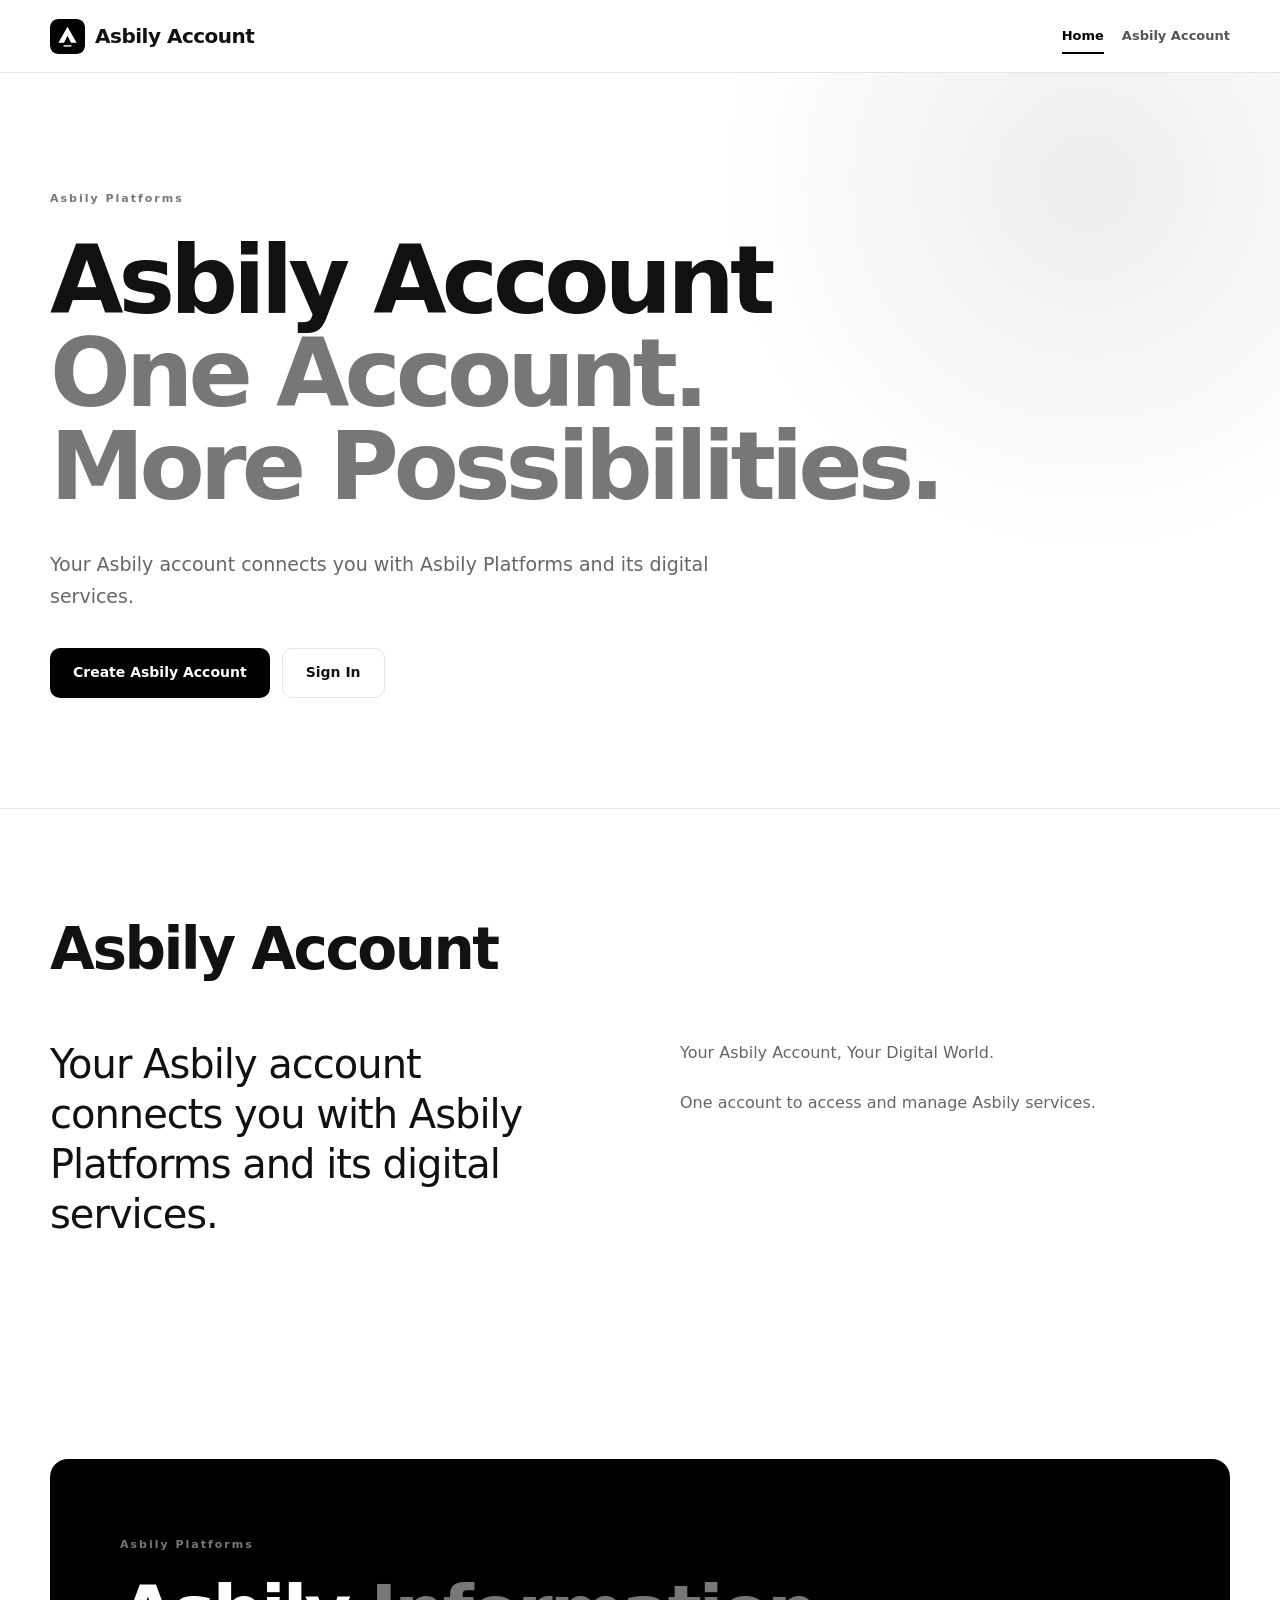
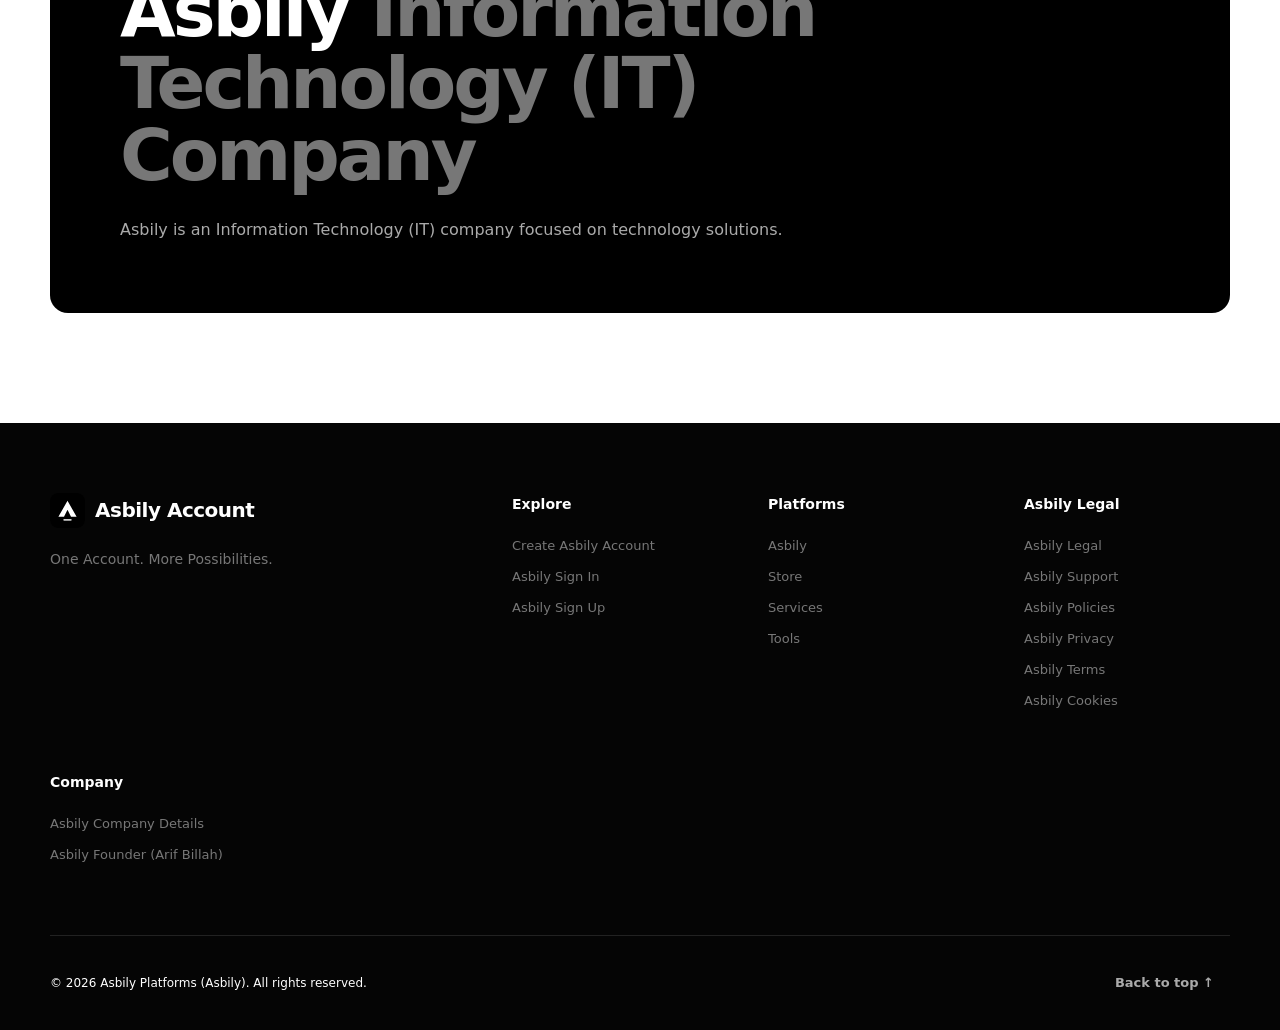
<file: index.html>
<!DOCTYPE html>
<html lang="en">
<head>
  <!-- Google tag (gtag.js) -->
  <script async src="https://www.googletagmanager.com/gtag/js?id=G-T9972RSGEB"></script>
  <script>
    window.dataLayer = window.dataLayer || [];
    function gtag(){dataLayer.push(arguments);}
    gtag('js', new Date());

    gtag('config', 'G-T9972RSGEB');
  </script>

  <meta charset="UTF-8">
  <meta name="viewport" content="width=device-width, initial-scale=1.0">

  <!-- Primary Page SEO -->
  <title>Asbily Account</title>
  <meta name="title" content="Asbily Account - Asbily Platforms">
  <meta
    name="description"
    content="Your Asbily account connects you with Asbily Platforms and its digital services."
  >
  <meta name="keywords" content="Arif Billah, Asbily Account, Asbily, Asbily Platforms, Technology, IT Company, Software, AI, Digital Platforms, Platforms, Digital Services, Technology Solutions, Business Solutions, Solutions">
  <meta name="author" content="Arif Billah">
  <meta name="creator" content="Arif Billah">
  <meta name="publisher" content="Asbily Platforms">
  <meta name="robots" content="index, follow, max-image-preview:large, max-snippet:-1, max-video-preview:-1">
  <link rel="canonical" href="https://account.asbily.com/">

  <!-- Favicon & Site Icons -->
  <link rel="icon" type="image/svg+xml" href="asbily.svg">
  <link rel="shortcut icon" type="image/svg+xml" href="asbily.svg">
  <link rel="apple-touch-icon" href="asbily.svg">

  <!-- Open Graph / Facebook -->
  <meta property="og:type" content="website">
  <meta property="og:site_name" content="Asbily Platforms">
  <meta property="og:url" content="https://account.asbily.com/">
  <meta property="og:title" content="Asbily Account - Asbily Platforms | Business Company">
  <meta
    property="og:description"
    content="Your Asbily account connects you with Asbily Platforms and its digital services."
  >
  <meta property="og:image" content="asbily.svg">
  <meta property="og:image:alt" content="Asbily Platforms Logo">
  <meta property="og:locale" content="en_US">

  <!-- Twitter / X Cards -->
  <meta name="twitter:card" content="summary_large_image">
  <meta name="twitter:site" content="@asbilyltd">
  <meta name="twitter:creator" content="@arifbillah">
  <meta name="twitter:url" content="https://account.asbily.com/">
  <meta name="twitter:title" content="Asbily Account - Asbily Platforms | Business Company">
  <meta
    name="twitter:description"
    content="Your Asbily account connects you with Asbily Platforms and its digital services."
  >
  <meta name="twitter:image" content="asbily.svg">

  <!-- Brand & Mobile Theme -->
  <meta name="theme-color" content="#000000">
  <meta name="application-name" content="Asbily Account">
  <meta name="apple-mobile-web-app-title" content="Asbily Account">

  <!-- Structured Data / JSON-LD for Google & SEO (CEO & Organization) -->
  <script type="application/ld+json">
  {
    "@context": "https://schema.org",
    "@graph": [
      {
        "@type": "Organization",
        "@id": "https://www.asbily.com/#organization",
        "name": "Asbily Platforms",
        "alternateName": ["Asbily", "Asbily IT", "Asbily Account"],
        "url": "https://www.asbily.com/",
        "logo": {
          "@type": "ImageObject",
          "url": "https://account.asbily.com/asbily.svg",
          "caption": "Asbily Platforms Logo"
        },
        "founder": {
          "@type": "Person",
          "@id": "https://account.asbily.com/#ceo",
          "name": "Arif Billah",
          "jobTitle": "CEO & Founder",
          "url": "https://www.asbily.com/company/founder/"
        },
        "description": "Your Asbily account connects you with Asbily Platforms and its digital services.",
        "foundingDate": "2026",
        "sameAs": [
          "https://www.asbily.com/",
          "https://account.asbily.com/",
          "https://store.asbily.com/",
          "https://services.asbily.com/",
          "https://tools.asbily.com/",
          "https://support.asbily.com/",
          "https://legal.asbily.com/",
          "https://cookies.asbily.com/",
          "https://policies.asbily.com/privacy",
          "https://policies.asbily.com/terms"
        ]
      },
      {
        "@type": "Person",
        "@id": "https://account.asbily.com/#ceo",
        "name": "Arif Billah",
        "jobTitle": "CEO & Founder",
        "worksFor": {
          "@id": "https://account.asbily.com/#organization"
        },
        "url": "https://www.asbily.com/company/founder/",
        "description": "Arif Billah is the CEO and Founder of Asbily Platforms, leading technology and software solutions."
      },
      {
        "@type": "WebSite",
        "@id": "https://account.asbily.com/#website",
        "url": "https://account.asbily.com/",
        "name": "Asbily Account",
        "publisher": {
          "@id": "https://account.asbily.com/#organization"
        }
      },
      {
        "@type": "WebPage",
        "@id": "https://account.asbily.com/#webpage",
        "url": "https://account.asbily.com/",
        "name": "Asbily Account - Asbily Platforms | Business Company",
        "isPartOf": {
          "@id": "https://account.asbily.com/#website"
        },
        "about": {
          "@id": "https://account.asbily.com/#organization"
        },
        "description": "Your Asbily account connects you with Asbily Platforms and its digital services."
      }
    ]
  }
  </script>

  <link rel="stylesheet" href="style.css">
</head>

<body id="top">

<!-- =====================================================
     HEADER
===================================================== -->

<header class="site-header" id="header">

  <div class="container nav-wrapper">

    <a
      class="logo"
      id="siteLogo"
      href="#top"
      aria-label="Asbily Account Home"
    >
      <img
        src="asbily.svg"
        alt="Asbily Platforms Logo"
        class="logo-img"
        width="35"
        height="35"
        loading="eager"
      >
      <span class="logo-text">Asbily Account</span>
    </a>


    <button
      class="menu-button"
      id="menuButton"
      type="button"
      aria-label="Open navigation"
      aria-expanded="false"
      aria-controls="navigation"
    >
      <span></span>
      <span></span>
      <span></span>
    </button>


    <nav
      class="navigation"
      id="navigation"
      aria-label="Main navigation"
    >

      <a href="#top" id="navHome">Home</a>
      <a href="#about" id="navAbout">Asbily Account</a>

    </nav>

  </div>

</header>


<main>

<!-- =====================================================
     HERO
===================================================== -->

<section class="hero">

  <div class="container hero-container">

    <div class="hero-label">
      Asbily Platforms
    </div>

    <h1>
      Asbily Account
      <span>One Account. More Possibilities.</span>
    </h1>

    <p class="hero-description">
      Your Asbily account connects you with Asbily Platforms and its digital services.
    </p>

    <div class="hero-actions">

      <a
        href="/signup/"
        class="button button-black"
      >
        Create Asbily Account
      </a>

      <a
        href="/signin/"
        class="button button-outline"
      >
        Sign In
      </a>

    </div>

  </div>

</section>


<!-- =====================================================
     Asbily Account
===================================================== -->

<section class="section" id="about">

  <div class="container">

    <div class="section-title">
      <h2>Asbily Account</h2>
    </div>


    <div class="two-column">

      <div>

        <p class="big-paragraph">
          Your Asbily account connects you with Asbily Platforms and its digital services.
        </p>

      </div>


      <div class="text-content">

        <p>
          Your Asbily Account, Your Digital World.
        </p>

        <p>
          One account to access and manage Asbily services.
        </p>

      </div>

    </div>

  </div>

</section>


<!-- =====================================================
     Asbily Platforms
===================================================== -->

<section class="section">

  <div class="container">

    <div class="global-box">

      <span class="small-label">
        Asbily Platforms
      </span>

      <h2>
        Asbily
        <span>Information Technology (IT) Company</span>
      </h2>

      <p>
        Asbily is an Information Technology (IT) company focused on technology solutions.
      </p>

    </div>

  </div>

</section>

</main>


<!-- =====================================================
     FOOTER
===================================================== -->

<footer class="footer">

  <div class="container footer-grid">

    <div class="footer-about">

      <a
        class="logo footer-logo"
        id="footerLogo"
        href="#top"
        aria-label="Asbily Account Home"
      >
        <img
          src="asbily.svg"
          alt="Asbily Platforms Logo"
          class="logo-img"
          width="35"
          height="35"
          loading="lazy"
        >
        <span class="logo-text">Asbily Account</span>
      </a>

      <p>
        One Account. More Possibilities.
      </p>

    </div>


    <div class="footer-column">

      <h4>Explore</h4>

      <a href="#top">Create Asbily Account</a>
      <a href="/signin/">Asbily Sign In</a>
      <a href="/signup/">Asbily Sign Up</a>

    </div>


    <div class="footer-column">

      <h4>Platforms</h4>

      <a
        href="https://www.asbily.com/"
        target="_blank"
        rel="noopener noreferrer"
      >
        Asbily
      </a>

      <a
        href="https://store.asbily.com/"
        target="_blank"
        rel="noopener noreferrer"
      >
        Store
      </a>

      <a
        href="https://services.asbily.com/"
        target="_blank"
        rel="noopener noreferrer"
      >
        Services
      </a>

      <a
        href="https://tools.asbily.com/"
        target="_blank"
        rel="noopener noreferrer"
      >
        Tools
      </a>

    </div>


    <div class="footer-column">

      <h4>Asbily Legal</h4>

      <a
        href="https://legal.asbily.com/"
        target="_blank"
        rel="noopener noreferrer"
      >
        Asbily Legal
      </a>

      <a
        href="https://support.asbily.com/"
        target="_blank"
        rel="noopener noreferrer"
      >
        Asbily Support
      </a>

      <a
        href="https://policies.asbily.com/"
        target="_blank"
        rel="noopener noreferrer"
      >
        Asbily Policies
      </a>

      <a
        href="https://policies.asbily.com/privacy"
        target="_blank"
        rel="noopener noreferrer"
      >
        Asbily Privacy
      </a>

      <a
        href="https://policies.asbily.com/terms"
        target="_blank"
        rel="noopener noreferrer"
      >
        Asbily Terms
      </a>

      <a
        href="https://cookies.asbily.com/"
        target="_blank"
        rel="noopener noreferrer"
      >
        Asbily Cookies
      </a>

    </div>


    <div class="footer-column">

      <h4>Company</h4>

      <a href="https://www.asbily.com/company" target="_blank" rel="noopener noreferrer">Asbily Company Details</a>
      <a href="https://www.asbily.com/company/founder/" target="_blank" rel="noopener noreferrer">Asbily Founder (Arif Billah)</a>

    </div>

  </div>


  <div class="container footer-bottom">

    <p>
      © <span id="currentYear">2026</span>
      Asbily Platforms (Asbily).
      All rights reserved.
    </p>

    <button
      id="backToTop"
      type="button"
      aria-label="Back to top"
    >
      Back to top ↑
    </button>

  </div>

</footer>


<script src="script.js"></script>

</body>
</html>
</file>
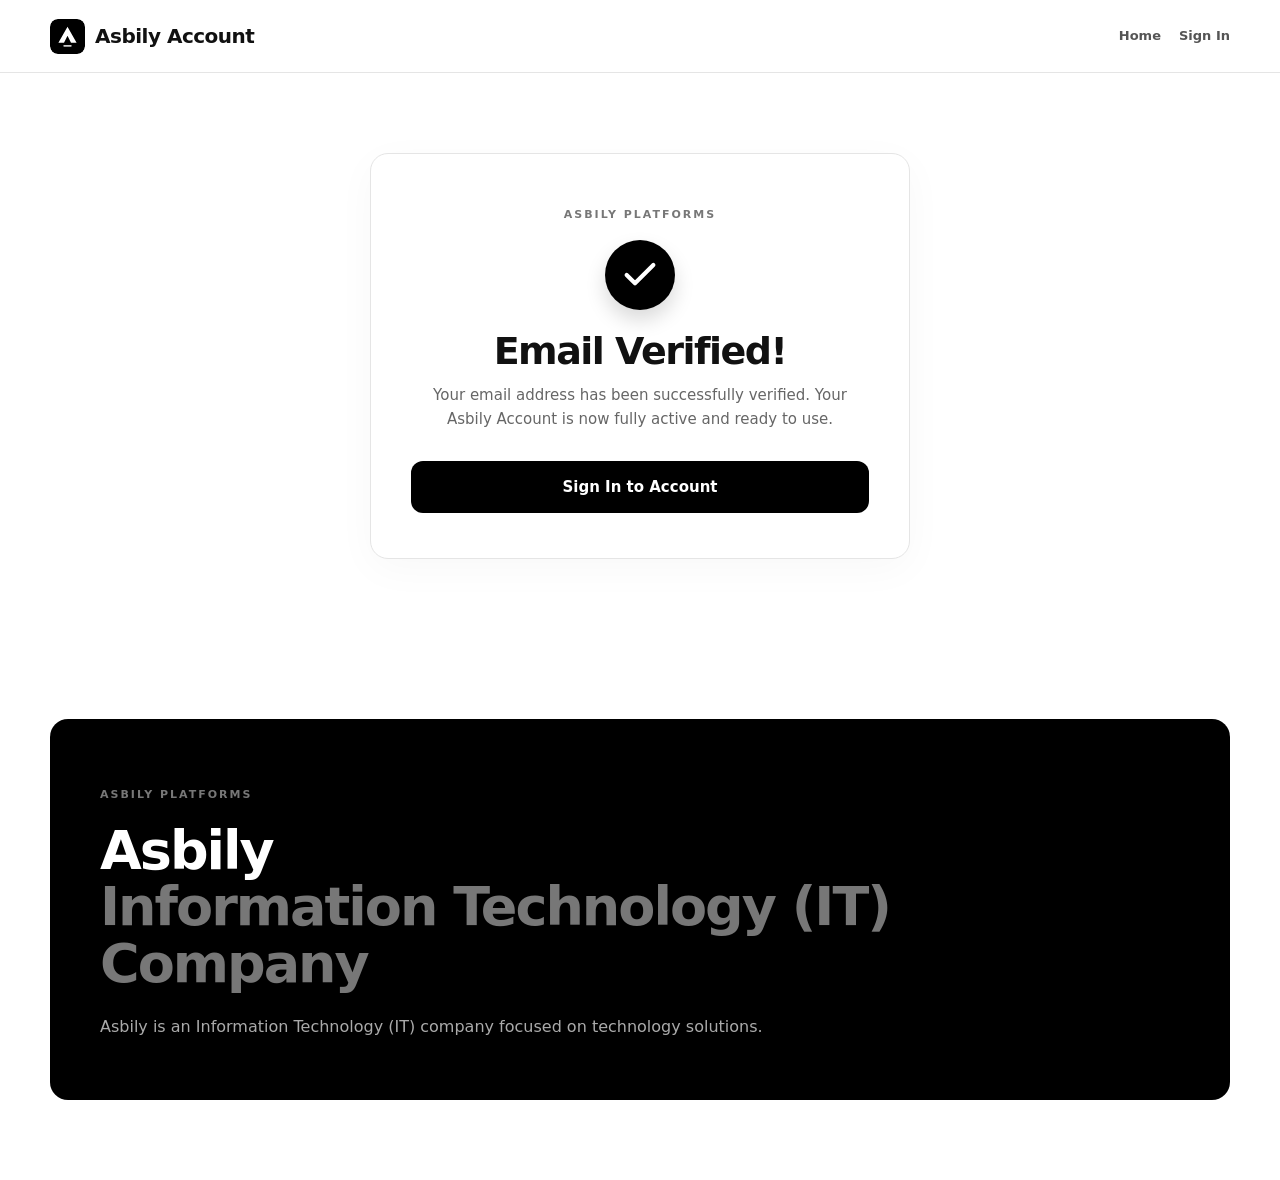
<file: email-verified/index.html>
<!DOCTYPE html>
<html lang="en">
<head>
  <!-- Google tag (gtag.js) -->
  <script async src="https://www.googletagmanager.com/gtag/js?id=G-T9972RSGEB"></script>
  <script>
    window.dataLayer = window.dataLayer || [];
    function gtag(){dataLayer.push(arguments);}
    gtag('js', new Date());

    gtag('config', 'G-T9972RSGEB');
  </script>

  <meta charset="UTF-8">
  <meta name="viewport" content="width=device-width, initial-scale=1.0">

  <!-- Primary Page SEO -->
  <title>Email Verified - Asbily Account</title>
  <meta name="title" content="Email Verified - Asbily Account">
  <meta
    name="description"
    content="Your email has been successfully verified. Welcome to Asbily Platforms and its digital services."
  >
  <meta name="keywords" content="Arif Billah, Email Verified, Asbily Account, Asbily, Asbily Platforms, Technology, IT Company">
  <meta name="author" content="Arif Billah">
  <meta name="creator" content="Arif Billah">
  <meta name="publisher" content="Asbily Platforms">
  <meta name="robots" content="index, follow, max-image-preview:large, max-snippet:-1, max-video-preview:-1">
  <link rel="canonical" href="/email-verified/">

  <!-- Favicon & Site Icons -->
  <link rel="icon" type="image/svg+xml" href="/asbily.svg">
  <link rel="shortcut icon" type="image/svg+xml" href="/asbily.svg">
  <link rel="apple-touch-icon" href="/asbily.svg">

  <!-- Open Graph / Facebook -->
  <meta property="og:type" content="website">
  <meta property="og:site_name" content="Asbily Platforms">
  <meta property="og:url" content="/email-verified/">
  <meta property="og:title" content="Email Verified - Asbily Account | Asbily Platforms">
  <meta
    property="og:description"
    content="Your email has been successfully verified. Welcome to Asbily Platforms."
  >
  <meta property="og:image" content="/asbily.svg">
  <meta property="og:image:alt" content="Asbily Platforms Logo">
  <meta property="og:locale" content="en_US">

  <!-- Twitter / X Cards -->
  <meta name="twitter:card" content="summary_large_image">
  <meta name="twitter:site" content="@asbilyltd">
  <meta name="twitter:creator" content="@arifbillah">
  <meta name="twitter:url" content="/email-verified/">
  <meta name="twitter:title" content="Email Verified - Asbily Account | Asbily Platforms">
  <meta
    name="twitter:description"
    content="Your email has been successfully verified. Welcome to Asbily Platforms."
  >
  <meta name="twitter:image" content="/asbily.svg">

  <!-- Brand & Mobile Theme -->
  <meta name="theme-color" content="#000000">
  <meta name="application-name" content="Asbily Account">
  <meta name="apple-mobile-web-app-title" content="Asbily Account">

  <!-- Structured Data / JSON-LD -->
  <script type="application/ld+json">
  {
    "@context": "https://schema.org",
    "@graph": [
      {
        "@type": "Organization",
        "@id": "https://www.asbily.com/#organization",
        "name": "Asbily Platforms",
        "alternateName": ["Asbily", "Asbily IT", "Asbily Account"],
        "url": "https://www.asbily.com/",
        "logo": {
          "@type": "ImageObject",
          "url": "/asbily.svg",
          "caption": "Asbily Platforms Logo"
        },
        "founder": {
          "@type": "Person",
          "@id": "/#ceo",
          "name": "Arif Billah",
          "jobTitle": "CEO & Founder",
          "url": "https://www.asbily.com/company/founder/"
        },
        "description": "Your Asbily account connects you with Asbily Platforms and its digital services.",
        "foundingDate": "2026"
      },
      {
        "@type": "WebPage",
        "@id": "/email-verified/#webpage",
        "url": "/email-verified/",
        "name": "Email Verified - Asbily Account | Asbily Platforms",
        "isPartOf": {
          "@id": "/#website"
        },
        "description": "Your email has been successfully verified. Welcome to Asbily Platforms."
      }
    ]
  }
  </script>

  <link rel="stylesheet" href="style.css">
</head>

<body id="top">

<!-- =====================================================
     HEADER
===================================================== -->

<header class="site-header" id="header">

  <div class="container nav-wrapper">

    <a
      class="logo"
      id="siteLogo"
      href="/"
      aria-label="Asbily Account Home"
    >
      <img
        src="/asbily.svg"
        alt="Asbily Platforms Logo"
        class="logo-img"
        width="35"
        height="35"
        loading="eager"
      >
      <span class="logo-text">Asbily Account</span>
    </a>

    <button
      class="menu-button"
      id="menuButton"
      type="button"
      aria-label="Open navigation"
      aria-expanded="false"
      aria-controls="navigation"
    >
      <span></span>
      <span></span>
      <span></span>
    </button>

    <nav
      class="navigation"
      id="navigation"
      aria-label="Main navigation"
    >
      <a href="/" id="navHome">Home</a>
      <a href="/signin/" id="navSignin">Sign In</a>
    </nav>

  </div>

</header>


<main>

<!-- =====================================================
     EMAIL VERIFIED SUCCESS SECTION
===================================================== -->

<section class="section signup-section">

  <div class="container signup-container">

    <div class="form-wrapper text-center">

      <div class="hero-label">
        Asbily Platforms
      </div>

      <div class="success-icon-box">
        <svg width="40" height="40" viewBox="0 0 24 24" fill="none" stroke="currentColor" stroke-width="2.5" stroke-linecap="round" stroke-linejoin="round">
          <polyline points="20 6 9 17 4 12"></polyline>
        </svg>
      </div>

      <h1 class="signup-title">
        Email Verified!
      </h1>

      <p class="signup-subtitle">
        Your email address has been successfully verified. Your Asbily Account is now fully active and ready to use.
      </p>

      <div class="success-actions">
        <a href="/signin/" class="button button-black form-submit-btn">
          Sign In to Account
        </a>
      </div>

    </div>

  </div>

</section>


<!-- =====================================================
     Asbily Platforms
===================================================== -->

<section class="section">

  <div class="container">

    <div class="global-box">

      <span class="small-label">
        Asbily Platforms
      </span>

      <h2>
        Asbily
        <span>Information Technology (IT) Company</span>
      </h2>

      <p>
        Asbily is an Information Technology (IT) company focused on technology solutions.
      </p>

    </div>

  </div>

</section>

</main>

<script src="script.js"></script>

</body>
</html>
</file>
<file: style.css>
/* =====================================================
   ASBILY ACCOUNT PAGE
   Complete CSS
===================================================== */

:root {
  --black: #000;
  --white: #fff;
  --text: #111;
  --muted: #666;
  --soft: #f6f6f6;
  --border: #e5e5e5;
  --dark-border: #292929;

  --max-width: 1180px;

  --radius: 18px;

  --transition: 0.3s ease;
}


/* =====================================================
   RESET
===================================================== */

* {
  margin: 0;
  padding: 0;
  box-sizing: border-box;
}


html {
  scroll-behavior: smooth;
  scroll-padding-top: 90px;
}


body {
  font-family:
    Inter,
    ui-sans-serif,
    system-ui,
    -apple-system,
    BlinkMacSystemFont,
    "Segoe UI",
    sans-serif;

  background: var(--white);
  color: var(--text);

  line-height: 1.7;

  overflow-x: hidden;
}


body.menu-open {
  overflow: hidden;
}


a {
  color: inherit;
  text-decoration: none;
}


button {
  font: inherit;
}


img {
  max-width: 100%;
  display: block;
}


.container {
  width: min(
    calc(100% - 40px),
    var(--max-width)
  );

  margin-inline: auto;
}


/* =====================================================
   HEADER
===================================================== */

.site-header {
  position: sticky;
  top: 0;

  z-index: 1000;

  background: rgba(
    255,
    255,
    255,
    0.94
  );

  backdrop-filter: blur(15px);

  border-bottom: 1px solid var(--border);

  transition: box-shadow var(--transition);
}


.site-header.scrolled {
  box-shadow:
    0 8px 30px
    rgba(0, 0, 0, 0.07);
}


.nav-wrapper {
  min-height: 72px;

  display: flex;
  align-items: center;
  justify-content: space-between;
}


.logo {
  display: inline-flex;

  align-items: center;

  gap: 10px;

  font-size: 20px;

  font-weight: 800;

  letter-spacing: -0.5px;

  cursor: pointer;

  user-select: none;
}


.logo-icon,
.logo-img {
  width: 35px;
  height: 35px;
  object-fit: contain;
  flex-shrink: 0;
  border-radius: 8px;
}

.logo-icon {
  display: grid;
  place-items: center;

  background: var(--black);
  color: var(--white);

  border-radius: 9px;

  font-size: 16px;

  font-weight: 900;
}


.navigation {
  display: flex;

  align-items: center;

  gap: 18px;
}


.navigation a {
  position: relative;

  color: #555;

  font-size: 13px;

  font-weight: 650;

  transition: color var(--transition);
}


.navigation a::after {
  content: "";

  position: absolute;

  left: 0;
  bottom: -7px;

  width: 0;
  height: 2px;

  background: var(--black);

  transition: width var(--transition);
}


.navigation a:hover,
.navigation a.active {
  color: var(--black);
}


.navigation a:hover::after,
.navigation a.active::after {
  width: 100%;
}


/* =====================================================
   MOBILE MENU BUTTON
===================================================== */

.menu-button {
  display: none;

  width: 44px;
  height: 44px;
  min-width: 44px;
  min-height: 44px;

  border: 1px solid var(--border);

  border-radius: 10px;

  background: var(--white);

  cursor: pointer;

  touch-action: manipulation;
}


.menu-button span {
  display: block;

  width: 19px;
  height: 2px;

  margin: 4px auto;

  background: var(--black);

  transition: transform var(--transition);
}


.menu-button.open span:nth-child(1) {
  transform:
    translateY(6px)
    rotate(45deg);
}


.menu-button.open span:nth-child(2) {
  opacity: 0;
}


.menu-button.open span:nth-child(3) {
  transform:
    translateY(-6px)
    rotate(-45deg);
}


/* =====================================================
   HERO
===================================================== */

.hero {
  min-height: 680px;

  display: flex;

  align-items: center;

  border-bottom: 1px solid var(--border);

  background:
    radial-gradient(
      circle at 85% 15%,
      #ededed 0,
      transparent 30%
    ),
    var(--white);
}


.hero-container {
  padding: 110px 0;
}


.hero-label,
.small-label {
  display: inline-block;

  font-size: 11px;

  font-weight: 800;

  letter-spacing: 2px;

  color: #777;
}


.hero-label {
  margin-bottom: 25px;
}


.hero h1 {
  max-width: 900px;

  font-size:
    clamp(
      50px,
      8vw,
      95px
    );

  line-height: 0.98;

  letter-spacing: -5px;

  margin-bottom: 35px;
}


.hero h1 span {
  display: block;

  color: #777;
}


.hero-description {
  max-width: 720px;

  color: var(--muted);

  font-size: 19px;
}


.hero-actions {
  display: flex;

  flex-wrap: wrap;

  gap: 12px;

  margin-top: 35px;
}


/* =====================================================
   BUTTONS
===================================================== */

.button {
  min-height: 50px;

  padding:
    0 23px;

  display: inline-flex;

  align-items: center;

  justify-content: center;

  border-radius: 10px;

  font-size: 14px;

  font-weight: 750;

  transition:
    transform var(--transition),
    background var(--transition),
    color var(--transition),
    border-color var(--transition);
}


.button:hover {
  transform: translateY(-2px);
}


.button-black {
  background: var(--black);

  color: var(--white);
}


.button-black:hover {
  background: #222;
}


.button-outline {
  border: 1px solid var(--border);

  background: var(--white);
}


.button-outline:hover {
  border-color: var(--black);
}


/* =====================================================
   SECTIONS
===================================================== */

.section {
  padding: 110px 0;
}


.gray-section {
  background: var(--soft);
}


.dark-section {
  background: #090909;

  color: var(--white);
}


.section-title {
  display: flex;

  align-items: flex-start;

  gap: 20px;

  margin-bottom: 60px;
}


.section-title > span {
  min-width: 25px;

  padding-top: 8px;

  color: #888;

  font-size: 11px;

  font-weight: 850;
}


.section-title h2 {
  font-size:
    clamp(
      34px,
      5vw,
      58px
    );

  line-height: 1.05;

  letter-spacing: -2.5px;
}


.dark-title h2 {
  color: var(--white);
}


/* =====================================================
   ABOUT
===================================================== */

.two-column {
  display: grid;

  grid-template-columns:
    1fr 1fr;

  gap: 80px;
}


.big-paragraph {
  font-size:
    clamp(
      25px,
      4vw,
      40px
    );

  line-height: 1.25;

  letter-spacing: -1px;
}


.text-content p {
  color: var(--muted);

  margin-bottom: 22px;
}


/* =====================================================
   STORY
===================================================== */

.story-card {
  display: grid;

  grid-template-columns:
    210px 1fr;

  gap: 50px;

  padding: 55px;

  background: var(--white);

  border:
    1px solid var(--border);

  border-radius: var(--radius);
}


.story-year {
  font-size: 55px;

  line-height: 1;

  font-weight: 900;

  letter-spacing: -3px;
}


.story-content h3 {
  margin:
    12px 0 18px;

  font-size: 30px;

  letter-spacing: -1px;
}


.story-content p {
  color: var(--muted);

  margin-bottom: 15px;
}


/* =====================================================
   CARDS
===================================================== */

.card-grid.two {
  display: grid;

  grid-template-columns:
    repeat(2, 1fr);

  gap: 22px;
}


.info-card {
  padding: 45px;

  border:
    1px solid var(--border);

  border-radius: var(--radius);

  background: var(--white);

  transition:
    transform var(--transition),
    border-color var(--transition);
}


.info-card:hover {
  transform: translateY(-4px);

  border-color: #aaa;
}


.number-icon {
  width: 48px;
  height: 48px;

  display: grid;
  place-items: center;

  background: var(--black);

  color: var(--white);

  border-radius: 12px;

  font-weight: 900;

  margin-bottom: 28px;
}


.info-card h3 {
  font-size: 30px;

  margin-bottom: 13px;
}


.info-card p {
  color: var(--muted);
}


/* =====================================================
   SERVICES
===================================================== */

.service-grid {
  display: grid;

  grid-template-columns:
    repeat(3, 1fr);

  border-top:
    1px solid var(--dark-border);
}


.service-card {
  padding: 35px 25px;

  border-right:
    1px solid var(--dark-border);

  border-bottom:
    1px solid var(--dark-border);
}


.service-card:nth-child(3n) {
  border-right: 0;
}


.service-card > span {
  color: #777;

  font-size: 11px;

  font-weight: 800;
}


.service-card h3 {
  margin:
    23px 0 10px;

  font-size: 23px;

  line-height: 1.2;
}


.service-card p {
  color: #999;

  font-size: 14px;
}


/* =====================================================
   BUSINESS
===================================================== */

.business-grid {
  display: grid;

  grid-template-columns:
    repeat(4, 1fr);

  border-top:
    1px solid var(--border);
}


.business-grid div {
  padding: 25px 5px;

  font-size: 18px;

  font-weight: 750;

  border-bottom:
    1px solid var(--border);
}


/* =====================================================
   VALUES
===================================================== */

.values-grid {
  display: grid;

  grid-template-columns:
    repeat(3, 1fr);

  gap: 20px;
}


.values-grid article {
  padding: 35px;

  background: var(--white);

  border:
    1px solid var(--border);

  border-radius: var(--radius);
}


.values-grid span {
  color: #888;

  font-size: 11px;

  font-weight: 800;
}


.values-grid h3 {
  font-size: 23px;

  margin:
    18px 0 8px;
}


.values-grid p {
  color: var(--muted);

  font-size: 14px;
}


/* =====================================================
   AUDIENCE
===================================================== */

.audience-grid {
  display: grid;

  grid-template-columns:
    repeat(3, 1fr);

  gap: 20px;
}


.audience-grid > div {
  padding: 30px;

  border:
    1px solid var(--border);

  border-radius: var(--radius);
}


.audience-grid strong {
  display: block;

  font-size: 21px;

  margin-bottom: 7px;
}


.audience-grid p {
  color: var(--muted);

  font-size: 14px;
}


/* =====================================================
   PROCESS
===================================================== */

.process {
  display: grid;

  grid-template-columns:
    repeat(4, 1fr);

  gap: 20px;
}


.process-item {
  padding: 30px;

  border:
    1px solid var(--border);

  border-radius: var(--radius);
}


.process-number {
  font-size: 12px;

  font-weight: 850;

  color: #888;
}


.process-item h3 {
  margin:
    18px 0 9px;

  font-size: 24px;
}


.process-item p {
  color: var(--muted);

  font-size: 14px;
}


/* =====================================================
   PRODUCTS
===================================================== */

.section-intro {
  max-width: 700px;

  color: var(--muted);

  font-size: 19px;

  margin-bottom: 40px;
}


.product-grid {
  display: grid;

  grid-template-columns:
    repeat(2, 1fr);

  gap: 20px;
}


.product-card {
  padding: 40px;

  border:
    1px solid var(--border);

  border-radius: var(--radius);

  transition:
    transform var(--transition),
    border-color var(--transition);
}


.product-card:hover {
  transform: translateY(-5px);

  border-color: #999;
}


.product-type {
  color: #777;

  font-size: 10px;

  font-weight: 850;

  letter-spacing: 1.5px;
}


.product-card h3 {
  margin:
    22px 0 13px;

  font-size: 28px;

  line-height: 1.2;

  letter-spacing: -1px;
}


.product-card p {
  color: var(--muted);

  margin-bottom: 25px;
}


.product-card a {
  font-size: 14px;

  font-weight: 800;
}


/* =====================================================
   ECOSYSTEM
===================================================== */

.ecosystem-intro {
  max-width: 720px;

  color: #999;

  margin-bottom: 40px;
}


.ecosystem-grid {
  display: grid;

  grid-template-columns:
    repeat(4, 1fr);

  border-top:
    1px solid var(--dark-border);
}


.ecosystem-grid > * {
  min-height: 145px;

  padding: 25px;

  display: flex;

  flex-direction: column;

  justify-content: space-between;

  border-right:
    1px solid var(--dark-border);

  border-bottom:
    1px solid var(--dark-border);

  transition:
    background var(--transition);
}


.ecosystem-grid > *:nth-child(4n) {
  border-right: 0;
}


.ecosystem-grid a:hover {
  background: #151515;
}


.ecosystem-grid span {
  color: #666;

  font-size: 11px;
}


.ecosystem-grid strong {
  font-size: 22px;
}


.ecosystem-grid small {
  color: #777;

  font-size: 12px;
}


/* =====================================================
   TECHNOLOGY
===================================================== */

.technology-box {
  display: grid;

  grid-template-columns:
    repeat(3, 1fr);

  border-top:
    1px solid var(--border);
}


.technology-box > div {
  padding: 30px 5px;

  border-bottom:
    1px solid var(--border);
}


.technology-box strong {
  display: block;

  font-size: 21px;
}


.technology-box span {
  color: var(--muted);

  font-size: 13px;
}


/* =====================================================
   SECURITY
===================================================== */

.security-content {
  display: grid;

  grid-template-columns:
    90px 1fr;

  gap: 35px;

  padding: 45px;

  background: var(--white);

  border:
    1px solid var(--border);

  border-radius: var(--radius);
}


.security-icon {
  width: 65px;
  height: 65px;

  display: grid;
  place-items: center;

  background: var(--black);

  color: var(--white);

  border-radius: 50%;

  font-size: 25px;

  font-weight: 900;
}


.security-content h3 {
  font-size: 27px;

  margin-bottom: 10px;
}


.security-content p {
  max-width: 700px;

  color: var(--muted);

  margin-bottom: 18px;
}


.security-content a {
  font-size: 14px;

  font-weight: 800;
}


/* =====================================================
   ROADMAP
===================================================== */

.roadmap {
  display: grid;

  grid-template-columns:
    repeat(3, 1fr);

  gap: 20px;
}


.roadmap-item {
  padding: 35px;

  border:
    1px solid var(--border);

  border-radius: var(--radius);
}


.roadmap-item.active {
  border-color: var(--black);
}


.roadmap-item > span {
  font-size: 10px;

  font-weight: 900;

  letter-spacing: 1.5px;

  color: #777;
}


.roadmap-item h3 {
  margin:
    18px 0 9px;

  font-size: 23px;
}


.roadmap-item p {
  color: var(--muted);

  font-size: 14px;
}


/* =====================================================
   MILESTONES
===================================================== */

.timeline {
  max-width: 900px;

  border-top:
    1px solid var(--border);
}


.timeline-item {
  display: grid;

  grid-template-columns:
    130px 1fr;

  gap: 30px;

  padding: 30px 0;

  border-bottom:
    1px solid var(--border);
}


.timeline-year {
  font-weight: 850;

  color: #777;
}


.timeline-item h3 {
  font-size: 22px;

  margin-bottom: 5px;
}


.timeline-item p {
  color: var(--muted);

  font-size: 14px;
}


/* =====================================================
   FOUNDER
===================================================== */

.founder-card {
  display: grid;

  grid-template-columns:
    220px 1fr;

  gap: 60px;

  align-items: center;

  padding: 55px;

  border:
    1px solid var(--border);

  border-radius: var(--radius);
}


.founder-avatar {
  width: 180px;
  height: 180px;

  display: flex;
  align-items: center;
  justify-content: center;

  border-radius: 50%;

  background: #030303;

  border: 3px solid #1f2937;

  box-shadow: 0 10px 28px rgba(0, 0, 0, 0.16);

  overflow: hidden;

  flex-shrink: 0;
}


.founder-avatar img {
  width: 100%;
  height: 100%;

  object-fit: cover;
  object-position: center 20%;

  border-radius: 50%;

  display: block;
}


.founder-information h3 {
  font-size: 45px;

  letter-spacing: -2px;

  margin:
    8px 0 14px;
}


.founder-information > p {
  max-width: 760px;

  color: var(--muted);
}


.founder-details {
  display: grid;

  grid-template-columns:
    repeat(3, 1fr);

  gap: 15px;

  margin-top: 35px;
}


.founder-details div {
  padding-top: 15px;

  border-top:
    1px solid var(--border);
}


.founder-details span {
  display: block;

  color: #777;

  font-size: 10px;

  margin-bottom: 5px;
}


.founder-details strong {
  font-size: 13px;
}


/* =====================================================
   COMPANY INFORMATION
===================================================== */

.company-information {
  border-top:
    1px solid var(--border);
}


.company-information > div {
  display: grid;

  grid-template-columns:
    230px 1fr;

  gap: 30px;

  padding: 24px 0;

  border-bottom:
    1px solid var(--border);
}


.company-information span {
  color: #777;

  font-size: 13px;
}


.company-information strong {
  font-size: 14px;
}


/* =====================================================
   GLOBAL BOX
===================================================== */

.global-box {
  padding: 70px;

  background: var(--black);

  color: var(--white);

  border-radius: var(--radius);
}


.global-box h2 {
  max-width: 900px;

  margin:
    18px 0 25px;

  font-size:
    clamp(
      40px,
      6vw,
      72px
    );

  line-height: 1;

  letter-spacing: -3px;
}


.global-box h2 span {
  color: #777;
}


.global-box p {
  max-width: 680px;

  color: #aaa;
}


/* =====================================================
   CTA
===================================================== */

.cta {
  padding: 120px 0;

  background: var(--black);

  color: var(--white);

  text-align: center;
}


.cta-content {
  max-width: 850px;
}


.cta-content > span {
  color: #777;

  font-size: 11px;

  font-weight: 850;

  letter-spacing: 2px;
}


.cta h2 {
  margin:
    20px 0;

  font-size:
    clamp(
      43px,
      6vw,
      75px
    );

  line-height: 1;

  letter-spacing: -3px;
}


.cta p {
  max-width: 650px;

  margin:
    0 auto 30px;

  color: #999;
}


.cta-buttons {
  display: flex;

  justify-content: center;

  flex-wrap: wrap;

  gap: 12px;
}


.button-white {
  background: var(--white);

  color: var(--black);
}


.button-dark-outline {
  border:
    1px solid #444;

  color: var(--white);
}


.button-dark-outline:hover {
  border-color: var(--white);
}


/* =====================================================
   FOOTER
===================================================== */

.footer {
  padding: 70px 0 25px;

  background: #050505;

  color: var(--white);
}


.footer-grid {
  display: grid;

  grid-template-columns:
    2fr 1fr 1fr 1fr;

  gap: 50px;
}


.footer-brand {
  display: inline-flex;
  align-items: center;
  gap: 10px;
  font-size: 20px;
  font-weight: 800;
  letter-spacing: -0.5px;
  color: var(--white);
  margin-bottom: 20px;
}

.footer-logo {
  margin-bottom: 20px;
}


.footer-about p {
  max-width: 390px;

  color: #777;

  font-size: 14px;
}


.footer-column h4 {
  margin-bottom: 18px;

  font-size: 14px;
}


.footer-column a {
  display: block;

  width: fit-content;

  margin-bottom: 9px;

  color: #777;

  font-size: 13px;

  transition: color var(--transition);
}


.footer-column a:hover {
  color: var(--white);
}


.footer-bottom {
  display: flex;

  align-items: center;

  justify-content: space-between;

  gap: 20px;

  margin-top: 60px;

  padding-top: 25px;

  border-top:
    1px solid #222;
}


.footer-bottom p {
  color: #ffffff;

  font-size: 12px;
}


#backToTop {
  border: 0;

  background: transparent;

  color: #aaa;

  cursor: pointer;

  font-size: 13px;

  font-weight: 600;

  min-height: 44px;

  padding: 10px 16px;

  display: inline-flex;

  align-items: center;

  border-radius: 8px;

  touch-action: manipulation;

  transition: all var(--transition);
}


#backToTop:hover,
#backToTop:focus-visible {
  color: var(--white);

  background: rgba(255, 255, 255, 0.1);
}


/* =====================================================
   REVEAL ANIMATION
===================================================== */

.reveal {
  opacity: 0;

  transform:
    translateY(25px);

  transition:
    opacity 0.7s ease,
    transform 0.7s ease;
}


.reveal.visible {
  opacity: 1;

  transform:
    translateY(0);
}


/* =====================================================
   RESPONSIVE — TABLET
===================================================== */

@media (max-width: 1050px) {

  .navigation {
    gap: 12px;
  }


  .navigation a {
    font-size: 12px;
  }

}


@media (max-width: 950px) {

  .two-column {
    gap: 45px;
  }


  .business-grid {
    grid-template-columns:
      repeat(2, 1fr);
  }


  .service-grid {
    grid-template-columns:
      repeat(2, 1fr);
  }


  .service-card:nth-child(3n) {
    border-right:
      1px solid var(--dark-border);
  }


  .service-card:nth-child(2n) {
    border-right: 0;
  }


  .values-grid,
  .audience-grid {
    grid-template-columns:
      repeat(2, 1fr);
  }


  .process {
    grid-template-columns:
      repeat(2, 1fr);
  }


  .ecosystem-grid {
    grid-template-columns:
      repeat(2, 1fr);
  }


  .ecosystem-grid > *:nth-child(4n) {
    border-right:
      1px solid var(--dark-border);
  }


  .ecosystem-grid > *:nth-child(2n) {
    border-right: 0;
  }


  .technology-box {
    grid-template-columns:
      repeat(2, 1fr);
  }


  .roadmap {
    grid-template-columns:
      1fr;
  }


  .founder-card {
    grid-template-columns:
      150px 1fr;

    gap: 35px;
  }


  .founder-avatar {
    width: 140px;
    height: 140px;
  }


  .founder-details {
    grid-template-columns:
      1fr;
  }


  .footer-grid {
    grid-template-columns:
      2fr 1fr 1fr;
  }

}


/* =====================================================
   RESPONSIVE — MOBILE
===================================================== */

@media (max-width: 860px) {

  .container {
    width:
      min(
        calc(100% - 28px),
        var(--max-width)
      );
  }


  .nav-wrapper {
    min-height: 66px;
  }


  .menu-button {
    display: block;
  }


  .navigation {
    position: fixed;

    top: 66px;

    left: 14px;
    right: 14px;

    display: none;

    flex-direction: column;

    align-items: stretch;

    gap: 0;

    padding: 12px;

    background: var(--white);

    border:
      1px solid var(--border);

    border-radius: 15px;

    box-shadow:
      0 20px 50px
      rgba(0, 0, 0, 0.12);

    max-height: calc(100vh - 85px);
    overflow-y: auto;
    -webkit-overflow-scrolling: touch;
  }


  .navigation.open {
    display: flex;
  }


  .navigation a {
    padding: 10px 14px;

    font-size: 14px;

    min-height: 44px;

    display: flex;

    align-items: center;

    border-radius: 8px;

    touch-action: manipulation;
  }


  .navigation a:active,
  .navigation a.active {
    background: #f4f4f5;

    color: var(--black);

    font-weight: 750;
  }


  .navigation a::after {
    display: none;
  }


  .hero {
    min-height: 590px;
  }


  .hero-container {
    padding: 80px 0;
  }


  .hero h1 {
    font-size: 51px;

    letter-spacing: -3px;
  }


  .hero-description {
    font-size: 16px;
  }


  .section {
    padding: 75px 0;
  }


  .section-title {
    margin-bottom: 40px;
  }


  .section-title h2 {
    font-size: 36px;
  }


  .two-column,
  .card-grid.two,
  .product-grid {
    grid-template-columns:
      1fr;
  }


  .two-column {
    gap: 30px;
  }


  .story-card {
    grid-template-columns:
      1fr;

    gap: 20px;

    padding: 30px;
  }


  .story-year {
    font-size: 45px;
  }


  .service-grid {
    grid-template-columns:
      1fr;
  }


  .service-card,
  .service-card:nth-child(2n),
  .service-card:nth-child(3n) {
    border-right: 0;
  }


  .business-grid {
    grid-template-columns:
      1fr;
  }


  .values-grid,
  .audience-grid,
  .process {
    grid-template-columns:
      1fr;
  }


  .info-card,
  .product-card {
    padding: 30px;
  }


  .ecosystem-grid {
    grid-template-columns:
      1fr;
  }


  .ecosystem-grid > * {
    border-right: 0 !important;
  }


  .technology-box {
    grid-template-columns:
      1fr;
  }


  .security-content {
    grid-template-columns:
      1fr;

    padding: 30px;
  }


  .founder-card {
    grid-template-columns:
      1fr;

    padding: 30px;
  }


  .founder-avatar {
    width: 120px;
    height: 120px;
  }


  .founder-information h3 {
    font-size: 38px;
  }


  .company-information > div {
    grid-template-columns:
      1fr;

    gap: 5px;
  }


  .timeline-item {
    grid-template-columns:
      1fr;

    gap: 5px;
  }


  .global-box {
    padding: 40px 25px;
  }


  .global-box h2 {
    font-size: 43px;

    letter-spacing: -2px;
  }


  .cta {
    padding: 85px 0;
  }


  .cta h2 {
    font-size: 45px;
  }


  .footer-grid {
    grid-template-columns:
      1fr 1fr;
  }


  .footer-about {
    grid-column:
      1 / -1;
  }


  .footer-bottom {
    flex-direction: column;

    align-items: flex-start;
  }

}


/* =====================================================
   SMALL MOBILE
===================================================== */

@media (max-width: 400px) {

  .hero h1 {
    font-size: 44px;
  }


  .section-title h2 {
    font-size: 32px;
  }


  .button {
    width: 100%;
  }


  .hero-actions,
  .cta-buttons {
    flex-direction: column;
  }


  .footer-grid {
    grid-template-columns:
      1fr;
  }

}


/* =====================================================
   REDUCED MOTION
===================================================== */

@media (prefers-reduced-motion: reduce) {

  html {
    scroll-behavior: auto;
  }


  *,
  *::before,
  *::after {
    animation-duration: 0.01ms !important;

    animation-iteration-count: 1 !important;

    transition-duration: 0.01ms !important;
  }

}
</file>
<file: email-verified/style.css>
/* =====================================================
   ASBILY ACCOUNT PAGE - EMAIL VERIFIED
   Complete CSS
===================================================== */

:root {
  --black: #000;
  --white: #fff;
  --text: #111;
  --muted: #666;
  --soft: #f6f6f6;
  --border: #e5e5e5;
  --dark-border: #292929;

  --max-width: 1180px;
  --radius: 18px;
  --transition: 0.3s ease;
}

/* RESET */
* {
  margin: 0;
  padding: 0;
  box-sizing: border-box;
}

html {
  scroll-behavior: smooth;
  scroll-padding-top: 90px;
}

body {
  font-family:
    Inter,
    ui-sans-serif,
    system-ui,
    -apple-system,
    BlinkMacSystemFont,
    "Segoe UI",
    sans-serif;
  background: var(--white);
  color: var(--text);
  line-height: 1.7;
  overflow-x: hidden;
}

body.menu-open {
  overflow: hidden;
}

a {
  color: inherit;
  text-decoration: none;
}

button {
  font: inherit;
}

img {
  max-width: 100%;
  display: block;
}

.container {
  width: min(calc(100% - 40px), var(--max-width));
  margin-inline: auto;
}

/* HEADER */
.site-header {
  position: sticky;
  top: 0;
  z-index: 1000;
  background: rgba(255, 255, 255, 0.94);
  backdrop-filter: blur(15px);
  border-bottom: 1px solid var(--border);
  transition: box-shadow var(--transition);
}

.site-header.scrolled {
  box-shadow: 0 8px 30px rgba(0, 0, 0, 0.07);
}

.nav-wrapper {
  min-height: 72px;
  display: flex;
  align-items: center;
  justify-content: space-between;
}

.logo {
  display: inline-flex;
  align-items: center;
  gap: 10px;
  font-size: 20px;
  font-weight: 800;
  letter-spacing: -0.5px;
  cursor: pointer;
  user-select: none;
}

.logo-img {
  width: 35px;
  height: 35px;
  object-fit: contain;
  flex-shrink: 0;
  border-radius: 8px;
}

.navigation {
  display: flex;
  align-items: center;
  gap: 18px;
}

.navigation a {
  position: relative;
  color: #555;
  font-size: 13px;
  font-weight: 650;
  transition: color var(--transition);
}

.navigation a::after {
  content: "";
  position: absolute;
  left: 0;
  bottom: -7px;
  width: 0;
  height: 2px;
  background: var(--black);
  transition: width var(--transition);
}

.navigation a:hover,
.navigation a.active {
  color: var(--black);
}

.navigation a:hover::after,
.navigation a.active::after {
  width: 100%;
}

/* MOBILE MENU BUTTON */
.menu-button {
  display: none;
  width: 44px;
  height: 44px;
  min-width: 44px;
  min-height: 44px;
  border: 1px solid var(--border);
  border-radius: 10px;
  background: var(--white);
  cursor: pointer;
  touch-action: manipulation;
}

.menu-button span {
  display: block;
  width: 19px;
  height: 2px;
  margin: 4px auto;
  background: var(--black);
  transition: transform var(--transition);
}

.menu-button.open span:nth-child(1) {
  transform: translateY(6px) rotate(45deg);
}

.menu-button.open span:nth-child(2) {
  opacity: 0;
}

.menu-button.open span:nth-child(3) {
  transform: translateY(-6px) rotate(-45deg);
}

/* LABELS & BUTTONS */
.hero-label,
.small-label {
  display: inline-block;
  font-size: 11px;
  font-weight: 800;
  letter-spacing: 2px;
  color: #777;
  text-transform: uppercase;
}

.hero-label {
  margin-bottom: 15px;
}

.button {
  min-height: 52px;
  padding: 0 24px;
  display: inline-flex;
  align-items: center;
  justify-content: center;
  border-radius: 12px;
  font-size: 15px;
  font-weight: 750;
  cursor: pointer;
  transition:
    transform var(--transition),
    background var(--transition),
    color var(--transition),
    border-color var(--transition);
}

.button:hover {
  transform: translateY(-2px);
}

.button-black {
  background: var(--black);
  color: var(--white);
  border: none;
}

.button-black:hover {
  background: #222;
}

/* SUCCESS STYLES */
.signup-section {
  padding: 60px 0;
  display: flex;
  justify-content: center;
}

.signup-container {
  max-width: 540px;
  width: 100%;
}

.form-wrapper {
  background: var(--white);
  border: 1px solid var(--border);
  border-radius: var(--radius);
  padding: 45px 40px;
  box-shadow: 0 10px 40px rgba(0, 0, 0, 0.03);
}

.text-center {
  text-align: center;
}

.success-icon-box {
  width: 70px;
  height: 70px;
  background: var(--black);
  color: var(--white);
  border-radius: 50%;
  display: flex;
  align-items: center;
  justify-content: center;
  margin: 0 auto 20px auto;
  box-shadow: 0 10px 20px rgba(0, 0, 0, 0.15);
}

.signup-title {
  font-size: clamp(28px, 4vw, 38px);
  line-height: 1.15;
  letter-spacing: -1.5px;
  margin-bottom: 10px;
  font-weight: 800;
}

.signup-subtitle {
  color: var(--muted);
  font-size: 15px;
  margin-bottom: 30px;
  line-height: 1.6;
}

.success-actions {
  margin-top: 10px;
}

.form-submit-btn {
  width: 100%;
}

/* SECTIONS & GLOBAL BOX */
.section {
  padding: 80px 0;
}

.global-box {
  padding: 60px 50px;
  background: var(--black);
  color: var(--white);
  border-radius: var(--radius);
}

.global-box h2 {
  max-width: 900px;
  margin: 16px 0 20px;
  font-size: clamp(32px, 5vw, 54px);
  line-height: 1.05;
  letter-spacing: -2px;
}

.global-box h2 span {
  display: block;
  color: #777;
}

.global-box p {
  max-width: 680px;
  color: #aaa;
  font-size: 16px;
}

/* REVEAL ANIMATION */
.reveal {
  opacity: 0;
  transform: translateY(25px);
  transition: opacity 0.7s ease, transform 0.7s ease;
}

.reveal.visible {
  opacity: 1;
  transform: translateY(0);
}

/* RESPONSIVE */
@media (max-width: 860px) {
  .container {
    width: min(calc(100% - 28px), var(--max-width));
  }

  .nav-wrapper {
    min-height: 66px;
  }

  .menu-button {
    display: block;
  }

  .navigation {
    position: fixed;
    top: 66px;
    left: 14px;
    right: 14px;
    display: none;
    flex-direction: column;
    align-items: stretch;
    gap: 0;
    padding: 12px;
    background: var(--white);
    border: 1px solid var(--border);
    border-radius: 15px;
    box-shadow: 0 20px 50px rgba(0, 0, 0, 0.12);
    max-height: calc(100vh - 85px);
    overflow-y: auto;
  }

  .navigation.open {
    display: flex;
  }

  .navigation a {
    padding: 10px 14px;
    font-size: 14px;
    min-height: 44px;
    display: flex;
    align-items: center;
    border-radius: 8px;
  }

  .form-wrapper {
    padding: 30px 20px;
  }

  .global-box {
    padding: 40px 25px;
  }

  .global-box h2 {
    font-size: 38px;
    letter-spacing: -1.5px;
  }
}

@media (prefers-reduced-motion: reduce) {
  html {
    scroll-behavior: auto;
  }

  *,
  *::before,
  *::after {
    animation-duration: 0.01ms !important;
    animation-iteration-count: 1 !important;
    transition-duration: 0.01ms !important;
  }
}
</file>
